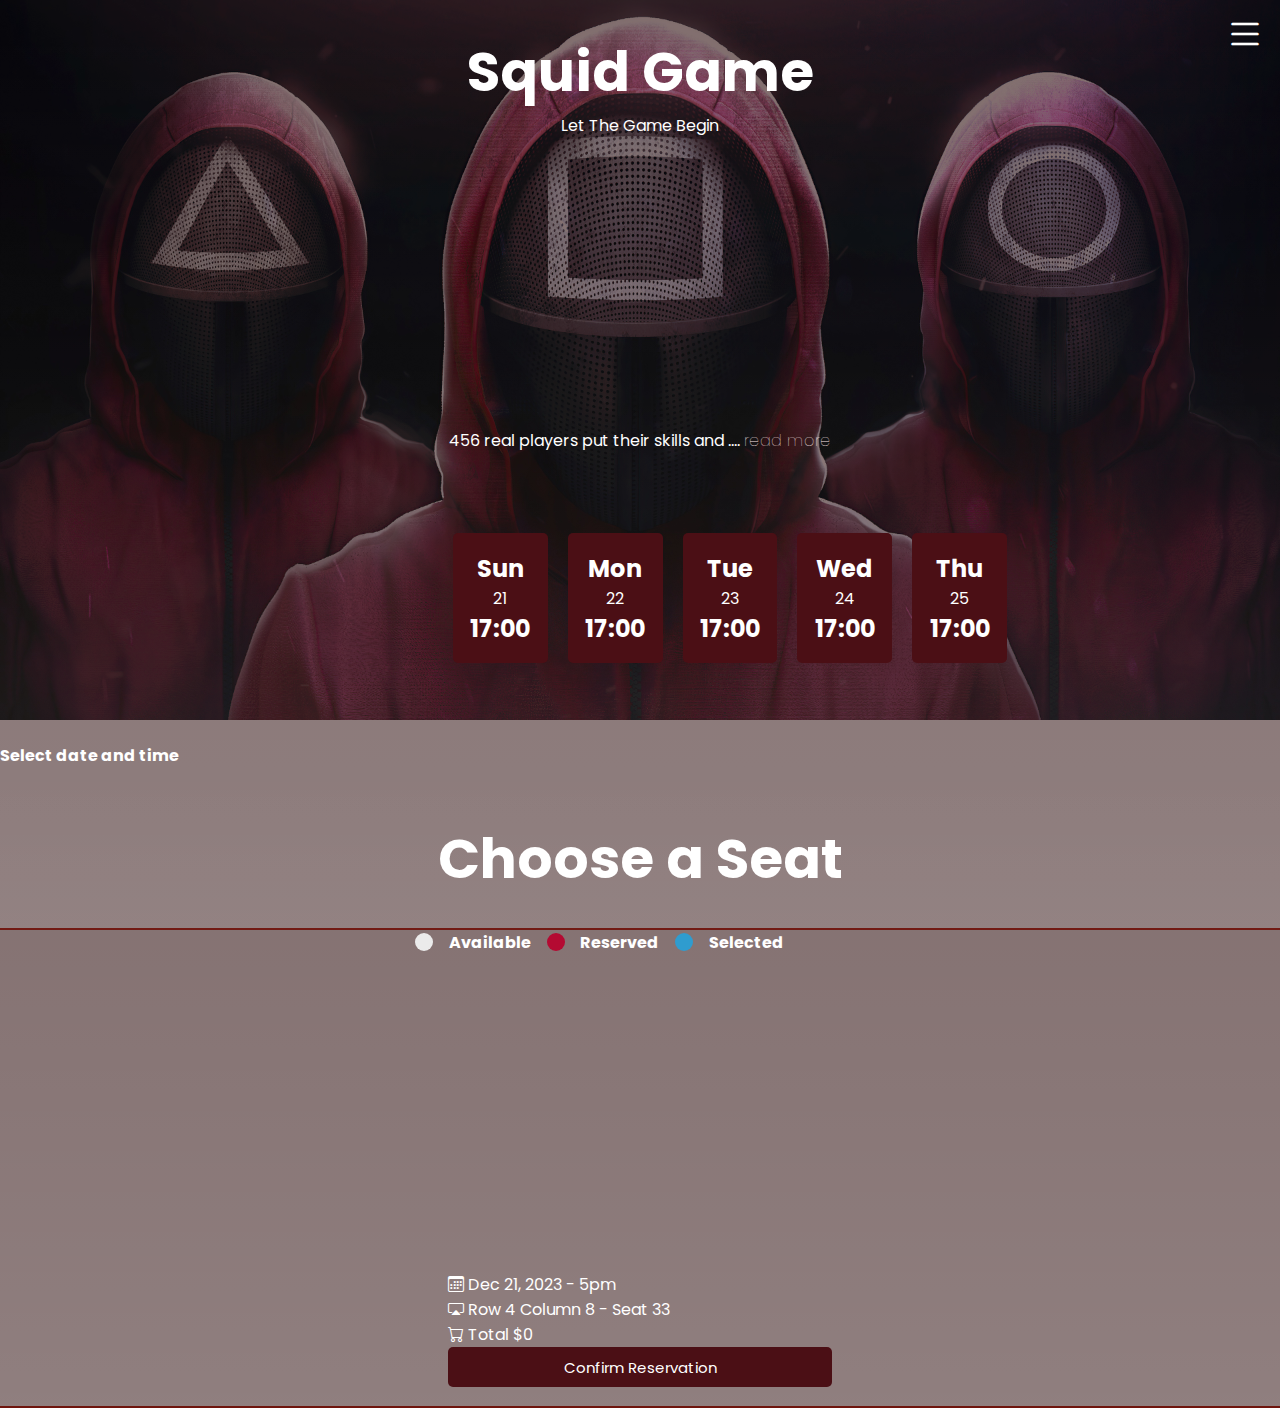
<file: index.html>
<!DOCTYPE html>
<html lang="en">

<head>
    <meta charset="UTF-8">
    <meta name="viewport" content="width=device-width, initial-scale=1.0">
    <title>Squid Game | Movie booking</title>
    <link rel="stylesheet" href="style.css">
    <link rel="stylesheet" href="https://cdn.jsdelivr.net/npm/bootstrap-icons@1.11.3/font/bootstrap-icons.min.css">
    <link rel="stylesheet" href="https://cdnjs.cloudflare.com/ajax/libs/font-awesome/6.6.0/css/all.min.css"
        integrity="sha512-Kc323vGBEqzTmouAECnVceyQqyqdsSiqLQISBL29aUW4U/M7pSPA/gEUZQqv1cwx4OnYxTxve5UMg5GT6L4JJg=="
        crossorigin="anonymous" referrerpolicy="no-referrer" />
</head>

<body>
    <header>
        <div class="icon-side">
            <i class="bi bi-list menu-shrink"></i>
            <ul class="menu-drop">
                <li id="myBtn">Profile <i class="bi bi-person-circle"></i></li>
                <li>
                    <a href="">Seats <i class="fa-solid fa-couch"></i></a>
                </li>
                <li>
                    <a href="">Ticket <i class="bi bi-ticket"></i></a>
                </li>
            </ul>
            <div id="myModal" class="modal">

                <!-- Modal content -->
                <div class="modal-content">
                    <span class="close"><i class="bi bi-x"></i></span>
                    <div class="profile">
                    </div>
                    <div class="profile-info">
                        <p class="signin">Sign In</p>
                        <img src="./img/squid-game-1 Large.png" alt="">
                        <div class="profile-content">
                            <h3 class="h3z">User Name:</h3>
                            <input type="text" class="username" id="usernameP" placeholder="User Name" required>
                            <h3 class="h3z">User Surname:</h3>
                            <input type="text" class="usersurname" id="usersurnameP" placeholder="User Surname"
                                required>
                            <h3 class="h3z">User Password:</h3>
                            <input type="password" class="userpassword" id="userpasswordP" placeholder="*******"
                                required>
                            <button class="signupbutton">Sign Up</button>
                            <button class="signinbutton">Sign In</button>
                        </div>
                    </div>
                </div>

            </div>
        </div>
    </header>
    <div class="first-main-container">
        <div class="first-header-container">
            <h1>Squid Game</h1>
            <p>Let The Game Begin</p>
        </div>
        <div class="text-container">
            <p class="readmore1">456 real players put their skills and .... <span class="read-more">read more</span></p>
            <p class="more-text">
                determination to the test, facing numerous obstacles. Each player
                brings unique talents, creating a dynamic competition.
            </p>
            <!-- <span class="select-time">Select date and time</span> -->
        </div>
        <span class="select-time">Select date and time</span>
        

            <div class="content-side">
                <div class="date-content">
                    <div class="item">
                        <div class="date1 date">
                            <h2>Sun</h2>
                            <p>21</p>
                        </div>
                        <div class="date1-bottom date-bottom">
                            <h2>17:00</h2>
                        </div>
                    </div>
                    <div class="item">
                        <div class="date2 date">
                            <h2>Mon</h2>
                            <p>22</p>
                        </div>
                        <div class="date2-bottom date-bottom">
                            <h2>17:00</h2>
                        </div>
                    </div>
                    <div class="item">
                        <div class="date3 date">
                            <h2>Tue</h2>
                            <p>23</p>
                        </div>
                        <div class="date3-bottom date-bottom">
                            <h2>17:00</h2>
                        </div>
                    </div>
                    <div class="item">
                        <div class="date4 date">
                            <h2>Wed</h2>
                            <p>24</p>
                        </div>
                        <div class="date4-bottom date-bottom">
                            <h2>17:00</h2>
                        </div>
                    </div>
                    <div class="item">
                        <div class="date5 date">
                            <h2>Thu</h2>
                            <p>25</p>
                        </div>
                        <div class="date5-bottom date-bottom">
                            <h2>17:00</h2>
                        </div>
                    </div>
<!--                 </div>

                <button class="reserve-btn">Reserve</button> -->
            </div>
        </div>
        <div class="gap-side">

        </div>

        <div class="second-main-container" id="seat">
            <div class="second-header-container">
                <h1>Choose a Seat</h1>
                <div class="status-side">
                    <div class="round-1"></div>
                    <span>Available</span>
                    <div class="round-2"></div>
                    <span>Reserved</span>
                    <div class="round-3"></div>
                    <span>Selected</span>
                </div>
            </div>
            <div class="second-content-side">
                <div class="seats">
                    <div class="row1">
                        <i class="fa-solid fa-couch" style="color: #ebebeb;"></i>
                        <i class="fa-solid fa-couch" style="color: #ebebeb;"></i>
                        <i class="fa-solid fa-couch" style="color: #ebebeb;"></i>
                        <i class="fa-solid fa-couch" style="color: #ebebeb;"></i>
                        <i class="fa-solid fa-couch" style="color: #ebebeb;"></i>
                        <i class="fa-solid fa-couch" style="color: #ebebeb;"></i>
                        <i class="fa-solid fa-couch" style="color: #ebebeb;"></i>
                    </div>
                    <div class="row2">
                        <i class="fa-solid fa-couch" style="color: #ebebeb;"></i>
                        <i class="fa-solid fa-couch" style="color: #ebebeb;"></i>
                        <i class="fa-solid fa-couch" style="color: #ebebeb;"></i>
                        <i class="fa-solid fa-couch" style="color: #ebebeb;"></i>
                        <i class="fa-solid fa-couch" style="color: #ebebeb;"></i>
                        <i class="fa-solid fa-couch" style="color: #ebebeb;"></i>
                        <i class="fa-solid fa-couch" style="color: #ebebeb;"></i>
                        <i class="fa-solid fa-couch" style="color: #ebebeb;"></i>
                        <i class="fa-solid fa-couch" style="color: #ebebeb;"></i>
                    </div>
                    <div class="row3">
                        <i class="fa-solid fa-couch" style="color: #ebebeb;"></i>
                        <i class="fa-solid fa-couch" style="color: #ebebeb;"></i>
                        <i class="fa-solid fa-couch" style="color: #ebebeb;"></i>
                        <i class="fa-solid fa-couch" style="color: #ebebeb;"></i>
                        <i class="fa-solid fa-couch" style="color: #ebebeb;"></i>
                        <i class="fa-solid fa-couch" style="color: #ebebeb;"></i>
                        <i class="fa-solid fa-couch" style="color: #ebebeb;"></i>
                        <i class="fa-solid fa-couch" style="color: #ebebeb;"></i>
                        <i class="fa-solid fa-couch" style="color: #ebebeb;"></i>
                    </div>
                    <div class="row4">
                        <i class="fa-solid fa-couch" style="color: #ebebeb;"></i>
                        <i class="fa-solid fa-couch" style="color: #ebebeb;"></i>
                        <i class="fa-solid fa-couch" style="color: #ebebeb;"></i>
                        <i class="fa-solid fa-couch" style="color: #ebebeb;"></i>
                        <i class="fa-solid fa-couch" style="color: #ebebeb;"></i>
                        <i class="fa-solid fa-couch" style="color: #ebebeb;"></i>
                        <i class="fa-solid fa-couch" style="color: #ebebeb;"></i>
                        <i class="fa-solid fa-couch" style="color: #ebebeb;"></i>
                        <i class="fa-solid fa-couch" style="color: #ebebeb;"></i>
                    </div>
                    <div class="row5">
                        <i class="fa-solid fa-couch" style="color: #ebebeb;"></i>
                        <i class="fa-solid fa-couch" style="color: #ebebeb;"></i>
                        <i class="fa-solid fa-couch" style="color: #ebebeb;"></i>
                        <i class="fa-solid fa-couch" style="color: #ebebeb;"></i>
                        <i class="fa-solid fa-couch" style="color: #ebebeb;"></i>
                        <i class="fa-solid fa-couch" style="color: #ebebeb;"></i>
                        <i class="fa-solid fa-couch" style="color: #ebebeb;"></i>
                        <i class="fa-solid fa-couch" style="color: #ebebeb;"></i>
                        <i class="fa-solid fa-couch" style="color: #ebebeb;"></i>
                    </div>
                    <div class="row6">
                        <i class="fa-solid fa-couch" style="color: #ebebeb;"></i>
                        <i class="fa-solid fa-couch" style="color: #ebebeb;"></i>
                        <i class="fa-solid fa-couch" style="color: #ebebeb;"></i>
                        <i class="fa-solid fa-couch" style="color: #ebebeb;"></i>
                        <i class="fa-solid fa-couch" style="color: #ebebeb;"></i>
                        <i class="fa-solid fa-couch" style="color: #ebebeb;"></i>
                        <i class="fa-solid fa-couch" style="color: #ebebeb;"></i>
                        <i class="fa-solid fa-couch" style="color: #ebebeb;"></i>
                        <i class="fa-solid fa-couch" style="color: #ebebeb;"></i>
                    </div>
                </div>
                <div class="second-bottom-content">
                    <div class="info-item1">
                        <i class="bi bi-calendar3"></i>
                        <span>Dec 21, 2023 - 5pm </span>
                    </div>
                    <div class="info-item2">
                        <i class="bi bi-cast"></i>
                        <span>Row 4 Column 8 - Seat 33</span>
                    </div>
                    <div class="info-item3">
                        <i class="bi bi-cart"></i>
                        <span class="price">Total $0</span>
                    </div>
                    <button class="confirm-btn" id="myBtn1">
                        Confirm Reservation
                    </button>
                    <!-- The Modal -->
                    <div id="myModal1" class="modal">
                        <h1 class="get-ticket">Get Ticket</h1>
                        <!-- Modal content -->
                        <div class="modal-content1">
                            <span class="close1">&times;</span>
                            <div class="card">
                                <form class="form">
                                    <div class="payment--options">
                                        <button name="paypal" type="button">
                                            <svg xml:space="preserve" viewBox="0 0 124 33" height="33px" width="124px"
                                                y="0px" x="0px" id="Layer_1" version="1.1"
                                                xmlns:xlink="http://www.w3.org/1999/xlink"
                                                xmlns="http://www.w3.org/2000/svg">
                                                <path
                                                    d="M46.211,6.749h-6.839c-0.468,0-0.866,0.34-0.939,0.802l-2.766,17.537c-0.055,0.346,0.213,0.658,0.564,0.658  h3.265c0.468,0,0.866-0.34,0.939-0.803l0.746-4.73c0.072-0.463,0.471-0.803,0.938-0.803h2.165c4.505,0,7.105-2.18,7.784-6.5  c0.306-1.89,0.013-3.375-0.872-4.415C50.224,7.353,48.5,6.749,46.211,6.749z M47,13.154c-0.374,2.454-2.249,2.454-4.062,2.454  h-1.032l0.724-4.583c0.043-0.277,0.283-0.481,0.563-0.481h0.473c1.235,0,2.4,0,3.002,0.704C47.027,11.668,47.137,12.292,47,13.154z"
                                                    fill="#253B80"></path>
                                                <path
                                                    d="M66.654,13.075h-3.275c-0.279,0-0.52,0.204-0.563,0.481l-0.145,0.916l-0.229-0.332  c-0.709-1.029-2.29-1.373-3.868-1.373c-3.619,0-6.71,2.741-7.312,6.586c-0.313,1.918,0.132,3.752,1.22,5.031  c0.998,1.176,2.426,1.666,4.125,1.666c2.916,0,4.533-1.875,4.533-1.875l-0.146,0.91c-0.055,0.348,0.213,0.66,0.562,0.66h2.95  c0.469,0,0.865-0.34,0.939-0.803l1.77-11.209C67.271,13.388,67.004,13.075,66.654,13.075z M62.089,19.449  c-0.316,1.871-1.801,3.127-3.695,3.127c-0.951,0-1.711-0.305-2.199-0.883c-0.484-0.574-0.668-1.391-0.514-2.301  c0.295-1.855,1.805-3.152,3.67-3.152c0.93,0,1.686,0.309,2.184,0.892C62.034,17.721,62.232,18.543,62.089,19.449z"
                                                    fill="#253B80"></path>
                                                <path
                                                    d="M84.096,13.075h-3.291c-0.314,0-0.609,0.156-0.787,0.417l-4.539,6.686l-1.924-6.425  c-0.121-0.402-0.492-0.678-0.912-0.678h-3.234c-0.393,0-0.666,0.384-0.541,0.754l3.625,10.638l-3.408,4.811  c-0.268,0.379,0.002,0.9,0.465,0.9h3.287c0.312,0,0.604-0.152,0.781-0.408L84.564,13.97C84.826,13.592,84.557,13.075,84.096,13.075z"
                                                    fill="#253B80"></path>
                                                <path
                                                    d="M94.992,6.749h-6.84c-0.467,0-0.865,0.34-0.938,0.802l-2.766,17.537c-0.055,0.346,0.213,0.658,0.562,0.658  h3.51c0.326,0,0.605-0.238,0.656-0.562l0.785-4.971c0.072-0.463,0.471-0.803,0.938-0.803h2.164c4.506,0,7.105-2.18,7.785-6.5  c0.307-1.89,0.012-3.375-0.873-4.415C99.004,7.353,97.281,6.749,94.992,6.749z M95.781,13.154c-0.373,2.454-2.248,2.454-4.062,2.454  h-1.031l0.725-4.583c0.043-0.277,0.281-0.481,0.562-0.481h0.473c1.234,0,2.4,0,3.002,0.704  C95.809,11.668,95.918,12.292,95.781,13.154z"
                                                    fill="#179BD7"></path>
                                                <path
                                                    d="M115.434,13.075h-3.273c-0.281,0-0.52,0.204-0.562,0.481l-0.145,0.916l-0.23-0.332  c-0.709-1.029-2.289-1.373-3.867-1.373c-3.619,0-6.709,2.741-7.311,6.586c-0.312,1.918,0.131,3.752,1.219,5.031  c1,1.176,2.426,1.666,4.125,1.666c2.916,0,4.533-1.875,4.533-1.875l-0.146,0.91c-0.055,0.348,0.213,0.66,0.564,0.66h2.949  c0.467,0,0.865-0.34,0.938-0.803l1.771-11.209C116.053,13.388,115.785,13.075,115.434,13.075z M110.869,19.449  c-0.314,1.871-1.801,3.127-3.695,3.127c-0.949,0-1.711-0.305-2.199-0.883c-0.484-0.574-0.666-1.391-0.514-2.301  c0.297-1.855,1.805-3.152,3.67-3.152c0.93,0,1.686,0.309,2.184,0.892C110.816,17.721,111.014,18.543,110.869,19.449z"
                                                    fill="#179BD7"></path>
                                                <path
                                                    d="M119.295,7.23l-2.807,17.858c-0.055,0.346,0.213,0.658,0.562,0.658h2.822c0.469,0,0.867-0.34,0.939-0.803  l2.768-17.536c0.055-0.346-0.213-0.659-0.562-0.659h-3.16C119.578,6.749,119.338,6.953,119.295,7.23z"
                                                    fill="#179BD7"></path>
                                                <path
                                                    d="M7.266,29.154l0.523-3.322l-1.165-0.027H1.061L4.927,1.292C4.939,1.218,4.978,1.149,5.035,1.1  c0.057-0.049,0.13-0.076,0.206-0.076h9.38c3.114,0,5.263,0.648,6.385,1.927c0.526,0.6,0.861,1.227,1.023,1.917  c0.17,0.724,0.173,1.589,0.007,2.644l-0.012,0.077v0.676l0.526,0.298c0.443,0.235,0.795,0.504,1.065,0.812  c0.45,0.513,0.741,1.165,0.864,1.938c0.127,0.795,0.085,1.741-0.123,2.812c-0.24,1.232-0.628,2.305-1.152,3.183  c-0.482,0.809-1.096,1.48-1.825,2c-0.696,0.494-1.523,0.869-2.458,1.109c-0.906,0.236-1.939,0.355-3.072,0.355h-0.73  c-0.522,0-1.029,0.188-1.427,0.525c-0.399,0.344-0.663,0.814-0.744,1.328l-0.055,0.299l-0.924,5.855l-0.042,0.215  c-0.011,0.068-0.03,0.102-0.058,0.125c-0.025,0.021-0.061,0.035-0.096,0.035H7.266z"
                                                    fill="#253B80"></path>
                                                <path
                                                    d="M23.048,7.667L23.048,7.667L23.048,7.667c-0.028,0.179-0.06,0.362-0.096,0.55  c-1.237,6.351-5.469,8.545-10.874,8.545H9.326c-0.661,0-1.218,0.48-1.321,1.132l0,0l0,0L6.596,26.83l-0.399,2.533  c-0.067,0.428,0.263,0.814,0.695,0.814h4.881c0.578,0,1.069-0.42,1.16-0.99l0.048-0.248l0.919-5.832l0.059-0.32  c0.09-0.572,0.582-0.992,1.16-0.992h0.73c4.729,0,8.431-1.92,9.513-7.476c0.452-2.321,0.218-4.259-0.978-5.622  C24.022,8.286,23.573,7.945,23.048,7.667z"
                                                    fill="#179BD7"></path>
                                                <path
                                                    d="M21.754,7.151c-0.189-0.055-0.384-0.105-0.584-0.15c-0.201-0.044-0.407-0.083-0.619-0.117  c-0.742-0.12-1.555-0.177-2.426-0.177h-7.352c-0.181,0-0.353,0.041-0.507,0.115C9.927,6.985,9.675,7.306,9.614,7.699L8.05,17.605  l-0.045,0.289c0.103-0.652,0.66-1.132,1.321-1.132h2.752c5.405,0,9.637-2.195,10.874-8.545c0.037-0.188,0.068-0.371,0.096-0.55  c-0.313-0.166-0.652-0.308-1.017-0.429C21.941,7.208,21.848,7.179,21.754,7.151z"
                                                    fill="#222D65"></path>
                                                <path
                                                    d="M9.614,7.699c0.061-0.393,0.313-0.714,0.652-0.876c0.155-0.074,0.326-0.115,0.507-0.115h7.352  c0.871,0,1.684,0.057,2.426,0.177c0.212,0.034,0.418,0.073,0.619,0.117c0.2,0.045,0.395,0.095,0.584,0.15  c0.094,0.028,0.187,0.057,0.278,0.086c0.365,0.121,0.704,0.264,1.017,0.429c0.368-2.347-0.003-3.945-1.272-5.392  C20.378,0.682,17.853,0,14.622,0h-9.38c-0.66,0-1.223,0.48-1.325,1.133L0.01,25.898c-0.077,0.49,0.301,0.932,0.795,0.932h5.791  l1.454-9.225L9.614,7.699z"
                                                    fill="#253B80"></path>
                                            </svg>
                                        </button>
                                        <button name="apple-pay" type="button">
                                            <svg xml:space="preserve" viewBox="0 0 512 210.2" y="0px" x="0px"
                                                id="Layer_1" version="1.1" xmlns:xlink="http://www.w3.org/1999/xlink"
                                                xmlns="http://www.w3.org/2000/svg">
                                                <path
                                                    d="M93.6,27.1C87.6,34.2,78,39.8,68.4,39c-1.2-9.6,3.5-19.8,9-26.1c6-7.3,16.5-12.5,25-12.9  C103.4,10,99.5,19.8,93.6,27.1 M102.3,40.9c-13.9-0.8-25.8,7.9-32.4,7.9c-6.7,0-16.8-7.5-27.8-7.3c-14.3,0.2-27.6,8.3-34.9,21.2  c-15,25.8-3.9,64,10.6,85c7.1,10.4,15.6,21.8,26.8,21.4c10.6-0.4,14.8-6.9,27.6-6.9c12.9,0,16.6,6.9,27.8,6.7  c11.6-0.2,18.9-10.4,26-20.8c8.1-11.8,11.4-23.3,11.6-23.9c-0.2-0.2-22.4-8.7-22.6-34.3c-0.2-21.4,17.5-31.6,18.3-32.2  C123.3,42.9,107.7,41.3,102.3,40.9 M182.6,11.9v155.9h24.2v-53.3h33.5c30.6,0,52.1-21,52.1-51.4c0-30.4-21.1-51.2-51.3-51.2H182.6z   M206.8,32.3h27.9c21,0,33,11.2,33,30.9c0,19.7-12,31-33.1,31h-27.8V32.3z M336.6,169c15.2,0,29.3-7.7,35.7-19.9h0.5v18.7h22.4V90.2  c0-22.5-18-37-45.7-37c-25.7,0-44.7,14.7-45.4,34.9h21.8c1.8-9.6,10.7-15.9,22.9-15.9c14.8,0,23.1,6.9,23.1,19.6v8.6l-30.2,1.8  c-28.1,1.7-43.3,13.2-43.3,33.2C298.4,155.6,314.1,169,336.6,169z M343.1,150.5c-12.9,0-21.1-6.2-21.1-15.7c0-9.8,7.9-15.5,23-16.4  l26.9-1.7v8.8C371.9,140.1,359.5,150.5,343.1,150.5z M425.1,210.2c23.6,0,34.7-9,44.4-36.3L512,54.7h-24.6l-28.5,92.1h-0.5  l-28.5-92.1h-25.3l41,113.5l-2.2,6.9c-3.7,11.7-9.7,16.2-20.4,16.2c-1.9,0-5.6-0.2-7.1-0.4v18.7C417.3,210,423.3,210.2,425.1,210.2z"
                                                    id="XMLID_34_"></path>
                                                <g>
                                                </g>
                                                <g>
                                                </g>
                                                <g>
                                                </g>
                                                <g>
                                                </g>
                                                <g>
                                                </g>
                                                <g>
                                                </g>
                                            </svg>
                                        </button>
                                        <button name="google-pay" type="button">
                                            <svg fill="none" viewBox="0 0 80 39" height="39" width="80"
                                                xmlns="http://www.w3.org/2000/svg">
                                                <g clip-path="url(#clip0_134_34)">
                                                    <path fill="#5F6368"
                                                        d="M37.8 19.7V29H34.8V6H42.6C44.5 6 46.3001 6.7 47.7001 8C49.1001 9.2 49.8 11 49.8 12.9C49.8 14.8 49.1001 16.5 47.7001 17.8C46.3001 19.1 44.6 19.8 42.6 19.8L37.8 19.7ZM37.8 8.8V16.8H42.8C43.9 16.8 45.0001 16.4 45.7001 15.6C47.3001 14.1 47.3 11.6 45.8 10.1L45.7001 10C44.9001 9.2 43.9 8.7 42.8 8.8H37.8Z">
                                                    </path>
                                                    <path fill="#5F6368"
                                                        d="M56.7001 12.8C58.9001 12.8 60.6001 13.4 61.9001 14.6C63.2001 15.8 63.8 17.4 63.8 19.4V29H61V26.8H60.9001C59.7001 28.6 58 29.5 56 29.5C54.3 29.5 52.8 29 51.6 28C50.5 27 49.8 25.6 49.8 24.1C49.8 22.5 50.4 21.2 51.6 20.2C52.8 19.2 54.5 18.8 56.5 18.8C58.3 18.8 59.7 19.1 60.8 19.8V19.1C60.8 18.1 60.4 17.1 59.6 16.5C58.8 15.8 57.8001 15.4 56.7001 15.4C55.0001 15.4 53.7 16.1 52.8 17.5L50.2001 15.9C51.8001 13.8 53.9001 12.8 56.7001 12.8ZM52.9001 24.2C52.9001 25 53.3001 25.7 53.9001 26.1C54.6001 26.6 55.4001 26.9 56.2001 26.9C57.4001 26.9 58.6 26.4 59.5 25.5C60.5 24.6 61 23.5 61 22.3C60.1 21.6 58.8 21.2 57.1 21.2C55.9 21.2 54.9 21.5 54.1 22.1C53.3 22.6 52.9001 23.3 52.9001 24.2Z">
                                                    </path>
                                                    <path fill="#5F6368"
                                                        d="M80 13.3L70.1 36H67.1L70.8 28.1L64.3 13.4H67.5L72.2 24.7H72.3L76.9 13.4H80V13.3Z">
                                                    </path>
                                                    <path fill="#4285F4"
                                                        d="M25.9 17.7C25.9 16.8 25.8 15.9 25.7 15H13.2V20.1H20.3C20 21.7 19.1 23.2 17.7 24.1V27.4H22C24.5 25.1 25.9 21.7 25.9 17.7Z">
                                                    </path>
                                                    <path fill="#34A853"
                                                        d="M13.1999 30.5999C16.7999 30.5999 19.7999 29.3999 21.9999 27.3999L17.6999 24.0999C16.4999 24.8999 14.9999 25.3999 13.1999 25.3999C9.7999 25.3999 6.7999 23.0999 5.7999 19.8999H1.3999V23.2999C3.6999 27.7999 8.1999 30.5999 13.1999 30.5999Z">
                                                    </path>
                                                    <path fill="#FBBC04"
                                                        d="M5.8001 19.8999C5.2001 18.2999 5.2001 16.4999 5.8001 14.7999V11.3999H1.4001C-0.499902 15.0999 -0.499902 19.4999 1.4001 23.2999L5.8001 19.8999Z">
                                                    </path>
                                                    <path fill="#EA4335"
                                                        d="M13.2 9.39996C15.1 9.39996 16.9 10.1 18.3 11.4L22.1 7.59996C19.7 5.39996 16.5 4.09996 13.3 4.19996C8.3 4.19996 3.7 6.99996 1.5 11.5L5.9 14.9C6.8 11.7 9.8 9.39996 13.2 9.39996Z">
                                                    </path>
                                                </g>
                                                <defs>
                                                    <clipPath id="clip0_134_34">
                                                        <rect fill="white" height="38.1" width="80"></rect>
                                                    </clipPath>
                                                </defs>
                                            </svg>
                                        </button>
                                    </div>
                                    <div class="separator">
                                        <hr class="line">
                                        <p>or pay using credit card</p>
                                        <hr class="line">
                                    </div>
                                    <div class="credit-card-info--form">
                                        <div class="input_container">
                                            <label for="password_field" class="input_label">Card holder full
                                                name</label>
                                            <input id="password_field" class="input_field" type="text" name="input-name"
                                                title="Inpit title" placeholder="Enter your full name">
                                        </div>
                                        <div class="input_container">
                                            <label for="password_field" class="input_label">Card Number</label>
                                            <input id="password_field" class="input_field" type="number"
                                                name="input-name" title="Inpit title" placeholder="0000 0000 0000 0000">
                                        </div>
                                        <div class="input_container">
                                            <label for="password_field" class="input_label">Expiry Date / CVV</label>
                                            <div class="split">
                                                <input id="password_field" class="input_field" type="text"
                                                    name="input-name" title="Expiry Date" placeholder="01/23">
                                                <input id="password_field" class="input_field" type="number" name="cvv"
                                                    title="CVV" placeholder="CVV">
                                            </div>
                                        </div>
                                    </div>
                                </form>
                                <button class="purchase--btn">BUY TICKET</button>
                            </div>
                        </div>

                    </div>
                </div>
            </div>
        </div>
        <div class="gap-side">

        </div>


        <!-- <div class="third-main-container" id="ticket">
        <header>
            <h1>Digital Ticket</h1>
            <p>Your Reservation has been made.</p>
        </header>
        <div class="third-content">
            <img src="/img/Ticket.png" alt="">
        </div>
        <div class="third-bottom-content">
            <p>Download Ticket</p>
            <a href="./img/Ticket.png" download="Ticket">
                <i class="bi bi-cloud-download"></i>
            </a>

        </div>
    </div> -->

        <script src="./app.js"></script>
</body>

</html>
</file>
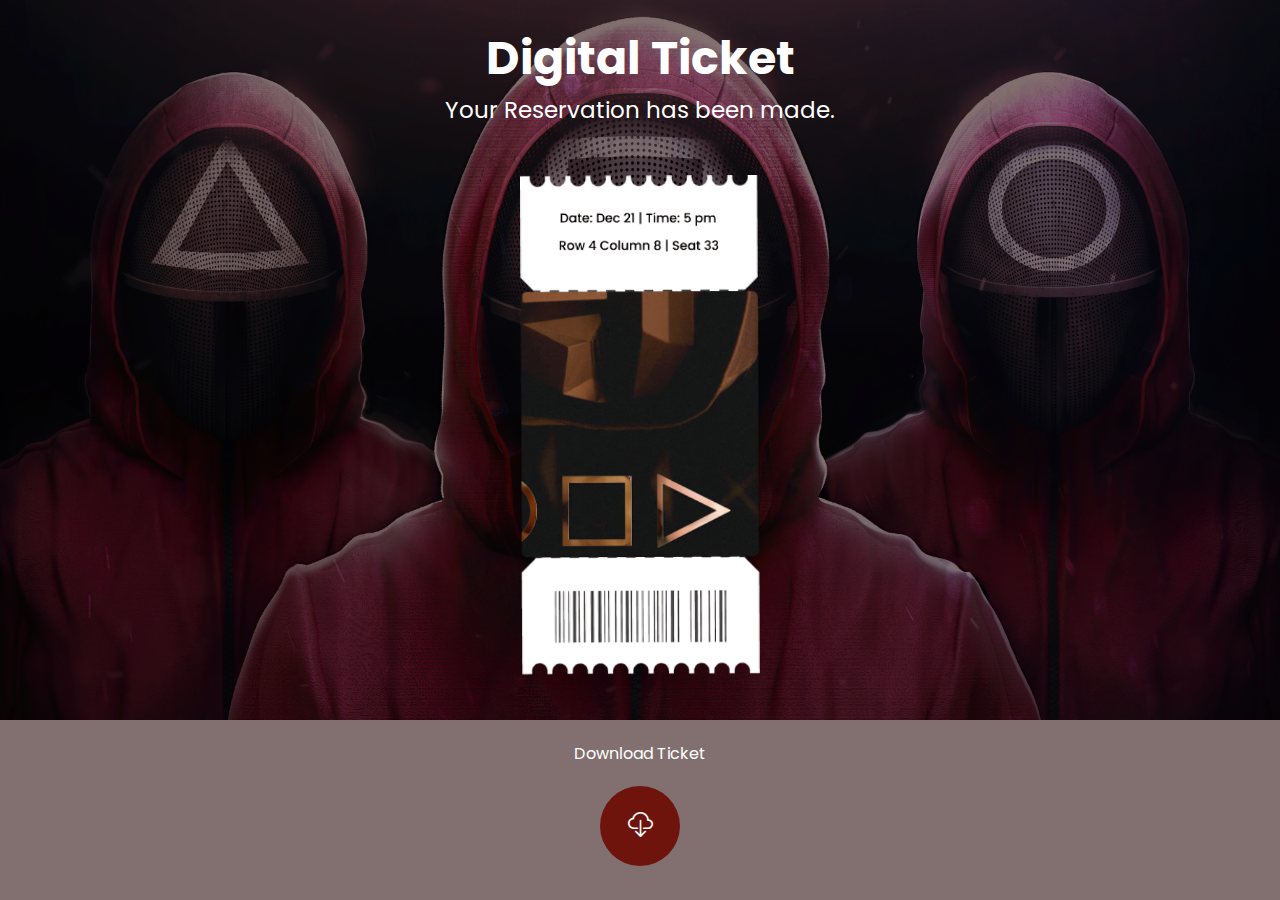
<file: index2.html>
<!DOCTYPE html>
<html lang="en">

<head>
    <meta charset="UTF-8">
    <meta name="viewport" content="width=device-width, initial-scale=1.0">
    <title>Ticket</title>
    <link rel="stylesheet" href="https://cdn.jsdelivr.net/npm/bootstrap-icons@1.11.3/font/bootstrap-icons.min.css">
    <link rel="stylesheet" href="https://cdnjs.cloudflare.com/ajax/libs/font-awesome/6.6.0/css/all.min.css"
        integrity="sha512-Kc323vGBEqzTmouAECnVceyQqyqdsSiqLQISBL29aUW4U/M7pSPA/gEUZQqv1cwx4OnYxTxve5UMg5GT6L4JJg=="
        crossorigin="anonymous" referrerpolicy="no-referrer" />
    <style>
        @import url('https://fonts.googleapis.com/css2?family=Montserrat&family=Poppins&display=swap');


        * {
            margin: 0;
            padding: 0;
            box-sizing: border-box;
            font-family: "Poppins", sans-serif;
            list-style: none;
            scroll-behavior: smooth;
        }

        body {
            background: url(./img/background.jpeg);
            background-color: rgba(44, 11, 11, 0.592);
            background-repeat: no-repeat;
            background-size: 100vw;
            background-blend-mode: darken;
            background-attachment: fixed;
            overflow-x: hidden;
        }

        .third-main-container {
            width: 100vw;
            height: 100vh;
            display: flex;
            justify-content: space-around;
            align-items: center;
            flex-direction: column;
        }

        .third-main-container header {
            font-size: 23px;
            text-align: center;
            color: white;
        }

        .third-content img {
            width: 300px;
            height: 500px;
            object-fit: contain;
        }

        .third-bottom-content {
            display: flex;
            justify-content: center;
            align-items: center;
            flex-direction: column;
            text-align: center;
            color: white;

            * {
                margin: 10px;
            }
        }

        .third-bottom-content a {
            display: block;
            width: 80px;
            height: 80px;
            font-size: 25px;
            display: flex;
            align-items: center;
            justify-content: center;
            color: white;
            background-color: rgb(110, 20, 13);
            border-radius: 100%;
        }
    </style>
</head>

<body>
    <div class="third-main-container" id="ticket">
        <header>
            <h1>Digital Ticket</h1>
            <p>Your Reservation has been made.</p>
        </header>
        <div class="third-content">
            <img src="/img/Ticket.png" alt="">
        </div>
        <div class="third-bottom-content">
            <p>Download Ticket</p>
            <a href="./img/Ticket.png" download="Ticket">
                <i class="bi bi-cloud-download"></i>
            </a>

        </div>
    </div>
</body>

</html>
</file>
<file: style.css>
@import url('https://fonts.googleapis.com/css2?family=Montserrat&family=Poppins&display=swap');


* {
    margin: 0;
    padding: 0;
    box-sizing: border-box;
    font-family: "Poppins", sans-serif;
    list-style: none;
    scroll-behavior: smooth;
}

body {
    background: url(./img/background.jpeg);
    background-color: rgba(44, 11, 11, 0.592);
    background-repeat: no-repeat;
    background-size: 100vw;
    background-blend-mode: darken;
    background-attachment: fixed;
    overflow-x: hidden;
}

.first-main-container {
    position: relative;
    width: 100vw;
    height: 100vh;
    margin-top: 30px;
    color: white;
    border-bottom: rgb(110, 20, 13) solid 2px;
    background: rgb(255, 255, 255);
    background: linear-gradient(180deg, rgba(255, 255, 255, 0) 0%, rgba(255, 255, 255, 0.108) 100%);
}

.icon-side {
    font-size: 40px;
    color: white;
    margin: 10px;
    position: absolute;
    z-index: 9999;
    right: 0;
    top: -5px;
}

.first-header-container {
    text-align: center;
}

.text-container {
    margin: 290px auto;
    text-align: center;
}


span {
    font-weight: bold;
}

.select-time {
    display: block;
    margin-top: 18px;
}

.read-more {
    font-weight: lighter;
    color: rgb(255, 234, 234);
    cursor: pointer;
}

.read-more::selection {
    background-color: rgba(255, 255, 255, 0);
}

.more-text {
    display: none;
    width: 740px;
    position: absolute;
    left: 350px;
}

.first-main-container h1 {
    font-size: 55px;
}

.date-content {
    display: flex;
    justify-content: space-between;
    width: 600px;
    text-align: center;
    position: absolute;
    top: 480px;
    left: 430px;
    border: solid transparent;
    padding: 10px;
}


.first-main-container .date-content .item {
    display: flex;
    flex-direction: column;
    justify-content: center;
    align-items: center;
    width: 130px;
    height: 130px;
    margin: 10px;
    border-radius: 5px;
    background-color: rgb(75, 15, 21);

    *::selection,
    * {
        background-color: #ffffff00;
        cursor: pointer;
    }
}

.reserve-btn {
    width: 150px;
    height: 40px;
    font-size: 15px;
    color: white;
    background-color: rgb(75, 15, 21);
    border: solid transparent;
    border-radius: 5px;
    position: absolute;
    top: 680px;
    left: 650px;
}

.item:hover {
    cursor: pointer;
}

button:hover {
    cursor: pointer;
}

.second-main-container {
    position: relative;
    width: 100vw;
    height: 50vw;
    display: flex;
    justify-content: space-around;
    align-items: center;
    flex-direction: column;
    color: white;
    border-bottom: rgb(110, 20, 13) solid 2px;
    background: rgb(255, 255, 255);
    background: linear-gradient(180deg, rgba(255, 255, 255, 0) 0%, rgba(255, 255, 255, 0.108) 100%);
}

.second-header-container {
    text-align: center;
}

.second-header-container h1 {
    margin: 30px;
}

.second-bottom-content {
    display: flex;
    justify-content: space-between;
    flex-direction: column;

    span {
        font-weight: 400;
    }
}

.status-side {
    width: 30vw;
    display: flex;
    justify-content: space-around;
    align-items: center;
}

.confirm-btn {
    height: 40px;
    font-size: 15px;
    color: white;
    background-color: rgb(75, 15, 21);
    border: solid transparent;
    border-radius: 5px;
}

.seats {
    width: 30vw;
    height: 20vh;
    margin-bottom: 100px;
    display: flex;
    justify-content: center;
    align-items: center;
    flex-direction: column;
}

.seats i {
    font-size: 30px;
    line-height: 55px;
    letter-spacing: 5px;
}

.fa-couch:hover {
    cursor: pointer;
}

.menu-drop {
    display: none;
    justify-content: space-between;
    flex-direction: column;
    position: absolute;
    font-size: 20px;
    width: 165px;
    height: 210px;
    top: 30px;
    right: 50px;
    background-color: rgb(134, 24, 16);
    border: rgb(110, 18, 12) 1px solid;
    border-radius: 8px;
}

.menu-shrink {
    padding: 5px;
}

.menu-drop li {
    border: rgb(110, 18, 12) 1px solid;
    height: 70px;
    display: flex;
    justify-content: center;
    align-items: center;

    * {
        padding: 15px;
    }
}

.menu-drop a {
    text-decoration: none;
    color: white;
}

[class*=round] {
    width: 18px;
    height: 18px;
    border-radius: 100%;
}

.round-1 {
    background-color: #ebebeb;
}

.round-2 {
    background-color: rgba(180, 10, 50, 1);
}

.round-3 {
    background-color: rgb(47, 156, 207);
}


.modal {
    display: none;
    /* Hidden by default */
    position: fixed;
    /* Stay in place */
    z-index: 9999;
    /* Sit on top */
    padding-top: 100px;
    /* Location of the box */
    left: 0;
    top: 0;
    width: 100%;
    /* Full width */
    height: 100%;
    /* Full height */
    overflow: auto;
    /* Enable scroll if needed */
    background-color: rgb(0, 0, 0);
    /* Fallback color */
    background-color: rgba(0, 0, 0, 0.4);

    /* Black w/ opacity */
    .get-ticket {
        position: absolute;
        top: 125px;
        left: 43vw;
        font-size: xx-large;

    }
}

/* Modal Content */
.modal-content {
    height: 85vh;
    background-color: #d43b3b;
    margin: auto;
    padding: 20px;
    border: 1px solid #888;
    width: 85%;
}


.modal-content1 {
    height: 83vh;
    background-color: #d43b3b;
    margin: auto;
    padding: 20px;
    border: 1px solid #888;
    width: 55%;
}

.profile-info {
    width: 75vw;
    height: 65vh;
    background-color: rgb(124, 50, 50);
    color: white;
    position: relative;
    top: 3vw;
    left: 3vw;
    border: solid transparent;
    border-radius: 1px;
}

.profile-info img {
    width: 35vw;
    height: 65vh;
    border: solid transparent;
    border-radius: 5px;
    object-fit: cover;
}

.profile-content input {
    width: 20vw;
    height: 5vh;
    background-color: rgb(255, 230, 230);
    border: rgb(44, 4, 4) 1.5px solid;
    border-radius: 5px;
    padding: 8px;
    font-size: 16px;
    font-weight: 400;
}

.profile-content input::placeholder {
    font-size: 14px;
    color: rgb(47, 47, 47);
}

.profile-content h3 {
    padding: 5px;
    font-size: 25px;
}

.profile-content {
    width: 30vw;
    position: absolute;
    top: 50px;
    right: 80px;
}

/* The Close Button */
.close1,
.close {
    color: #aaaaaa;
    float: right;
    font-size: 38px;
    font-weight: bold;
    cursor: pointer;
}

.close1,
.close:hover,
.close1,
.close :focus {
    color: #000;
    text-decoration: none;
    cursor: pointer;
}

#myBtn {
    cursor: pointer;
}

/* From Uiverse.io by zanina-yassine */
.card {
    position: absolute;
    top: 190px;
    left: 500px;
    width: fit-content;
    height: fit-content;
    background: #ffffff;
    box-shadow: 0px 187px 75px rgba(0, 0, 0, 0.01), 0px 105px 63px rgba(0, 0, 0, 0.05), 0px 47px 47px rgba(0, 0, 0, 0.09), 0px 12px 26px rgba(0, 0, 0, 0.1), 0px 0px 0px rgba(0, 0, 0, 0.1);
    border-radius: 26px;
    max-width: 450px;
    height: 450px;
}

.form {
    display: flex;
    flex-direction: column;
    gap: 20px;
    padding: 20px;
}

.payment--options {
    width: calc(100% - 40px);
    display: grid;
    grid-template-columns: 33% 34% 33%;
    gap: 20px;
    padding: 10px;
}

.payment--options button {
    height: 55px;
    background: #F2F2F2;
    border-radius: 11px;
    padding: 0;
    border: 0;
    outline: none;
}

.payment--options button svg {
    height: 18px;
}

.payment--options button:last-child svg {
    height: 22px;
}

.separator {
    width: calc(100% - 20px);
    display: grid;
    grid-template-columns: 1fr 2fr 1fr;
    gap: 10px;
    color: #8B8E98;
    margin: 0 10px;
}

body {
    overflow-x: hidden;
}

.separator>p {
    word-break: keep-all;
    display: block;
    text-align: center;
    font-weight: 600;
    font-size: 11px;
    margin: auto;
}

.separator .line {
    display: inline-block;
    width: 100%;
    height: 1px;
    border: 0;
    background-color: #e8e8e8;
    margin: auto;
}

.credit-card-info--form {
    display: flex;
    flex-direction: column;
    gap: 15px;
}

.input_container {
    width: 100%;
    height: fit-content;
    display: flex;
    flex-direction: column;
    gap: 5px;
}

.split {
    display: grid;
    grid-template-columns: 4fr 2fr;
    gap: 15px;
}

.split input {
    width: 100%;
}

.input_label {
    font-size: 10px;
    color: #8B8E98;
    font-weight: 600;
}

.input_field {
    width: auto;
    height: 40px;
    padding: 0 0 0 16px;
    border-radius: 9px;
    outline: none;
    background-color: #F2F2F2;
    border: 1px solid #e5e5e500;
    transition: all 0.3s cubic-bezier(0.15, 0.83, 0.66, 1);
}

.input_field:focus {
    border: 1px solid transparent;
    box-shadow: 0px 0px 0px 2px #242424;
    background-color: transparent;
}

.purchase--btn {
    position: absolute;
    left: 80px;
    width: 280px;
    height: 40px;
    background: #F2F2F2;
    border-radius: 11px;
    border: 0;
    outline: none;
    color: #ffffff;
    font-size: 13px;
    font-weight: 700;
    background: linear-gradient(180deg, #363636 0%, #1B1B1B 50%, #000000 100%);
    box-shadow: 0px 0px 0px 0px #FFFFFF, 0px 0px 0px 0px #000000;
    transition: all 0.3s cubic-bezier(0.15, 0.83, 0.66, 1);
}

.purchase--btn:hover {
    box-shadow: 0px 0px 0px 2px #FFFFFF, 0px 0px 0px 4px #0000003a;
}

/* Reset input number styles */
.input_field::-webkit-outer-spin-button,
.input_field::-webkit-inner-spin-button {
    -webkit-appearance: none;
    margin: 0;
}

/* .input_field[type=number] {
    -moz-appearance: textfield;
} */

.signupbutton,
.signinbutton {
    width: 17.5vw;
    height: 5vh;
    font-size: 1vw;
    color: white;
    background-color: rgb(75, 15, 21);
    border: solid transparent;
    border-radius: 0.5vw;
    position: absolute;
    display: flex;
    align-items: center;
    justify-content: center;
    left: 1vw;
    top: 45vh;
}

.signin {
    position: absolute;
    z-index: 9998;
    top: 1vw;
    left: 65vw;
    border-radius: 8px;
    padding: 10px;
    font-size: 30px;
}

.signin:hover {
    cursor: pointer;
    background-color: #861c1cc9;
}

.menu-shrink:hover {
    cursor: pointer;
}



@media (min-width: 1365px) and (max-width: 1367px) {
    .item {
        position: relative;
        bottom: 5vh;
        margin: 0 auto;
        right: 3vw;
    }

    .text-container {
        margin: 0 auto;
        position: relative;
        top: 40vh;
    }

    .readmore1,
    .more-text {
        position: relative;
        bottom: 7vh;
    }

    .select-time {
        position: absolute;
        top: 51vh;
        width: 13vw;
        left: 43.5vw;
    }

    .reserve-btn {
        left: 608px;
        bottom: 60vh;
    }


    .seats {
        width: 25vw;
    }

    .row2,
    .row3,
    .row4,
    .row5,
    .row6 {
        width: 40vw;
        margin-left: 8vw;
    }
}

@media (min-width: 1919px) and (max-width: 1920px) {
    .more-text {
        left: 30vw;
    }

    .item {
        position: relative;
        left: 11vw;
    }

    .select-time {
        position: absolute;
        width: 13vw;
        left: 45vw;
        bottom: 48.5vh;
    }

    .reserve-btn {
        left: 865px;
    }
}

@media (min-width:1469px) and (max-width:1471px) {
    .select-time {
        position: absolute;
        left: 43.5vw;
        bottom: 41vh;
    }
}

@media (min-height: 1079px) and (max-height: 1090px) {
    .select-time {
        position: absolute;
        width: 13vw;
        left: 45vw;
        bottom: 54.5vh;
    }
}
</file>
